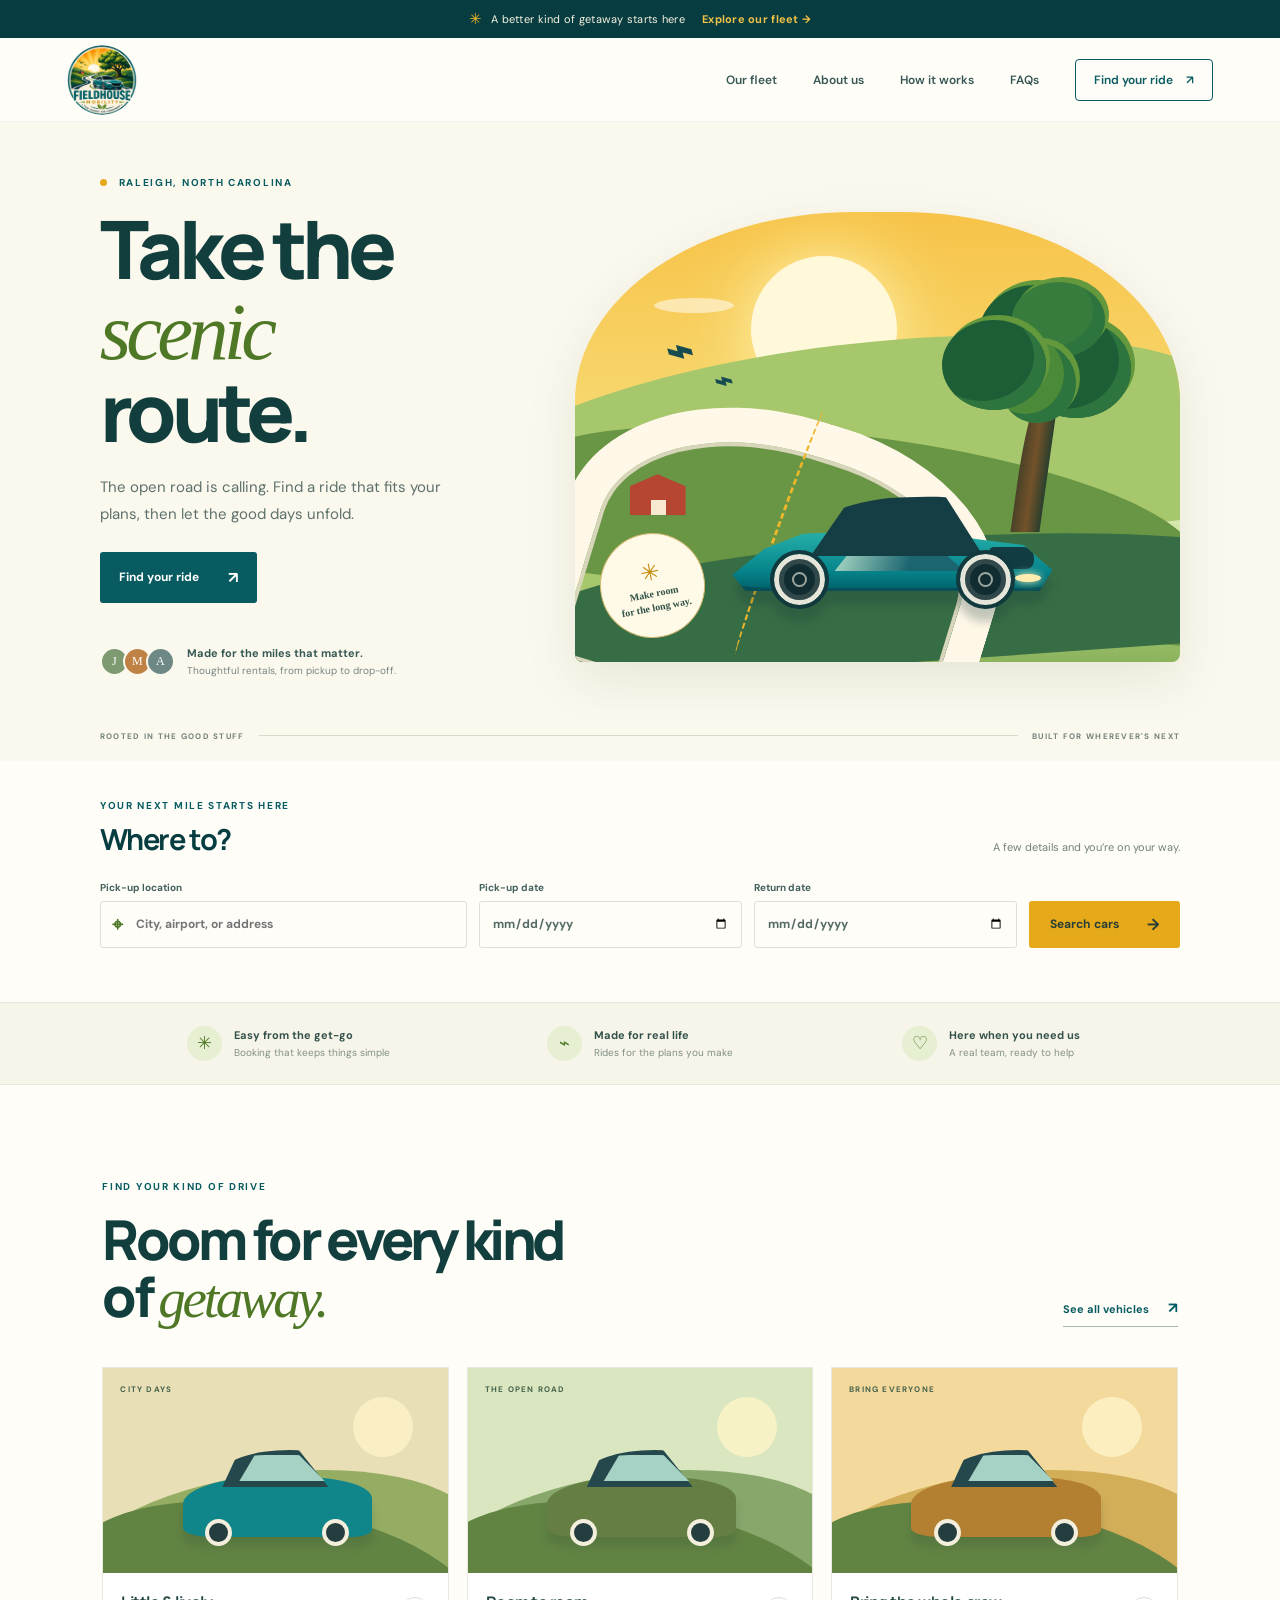
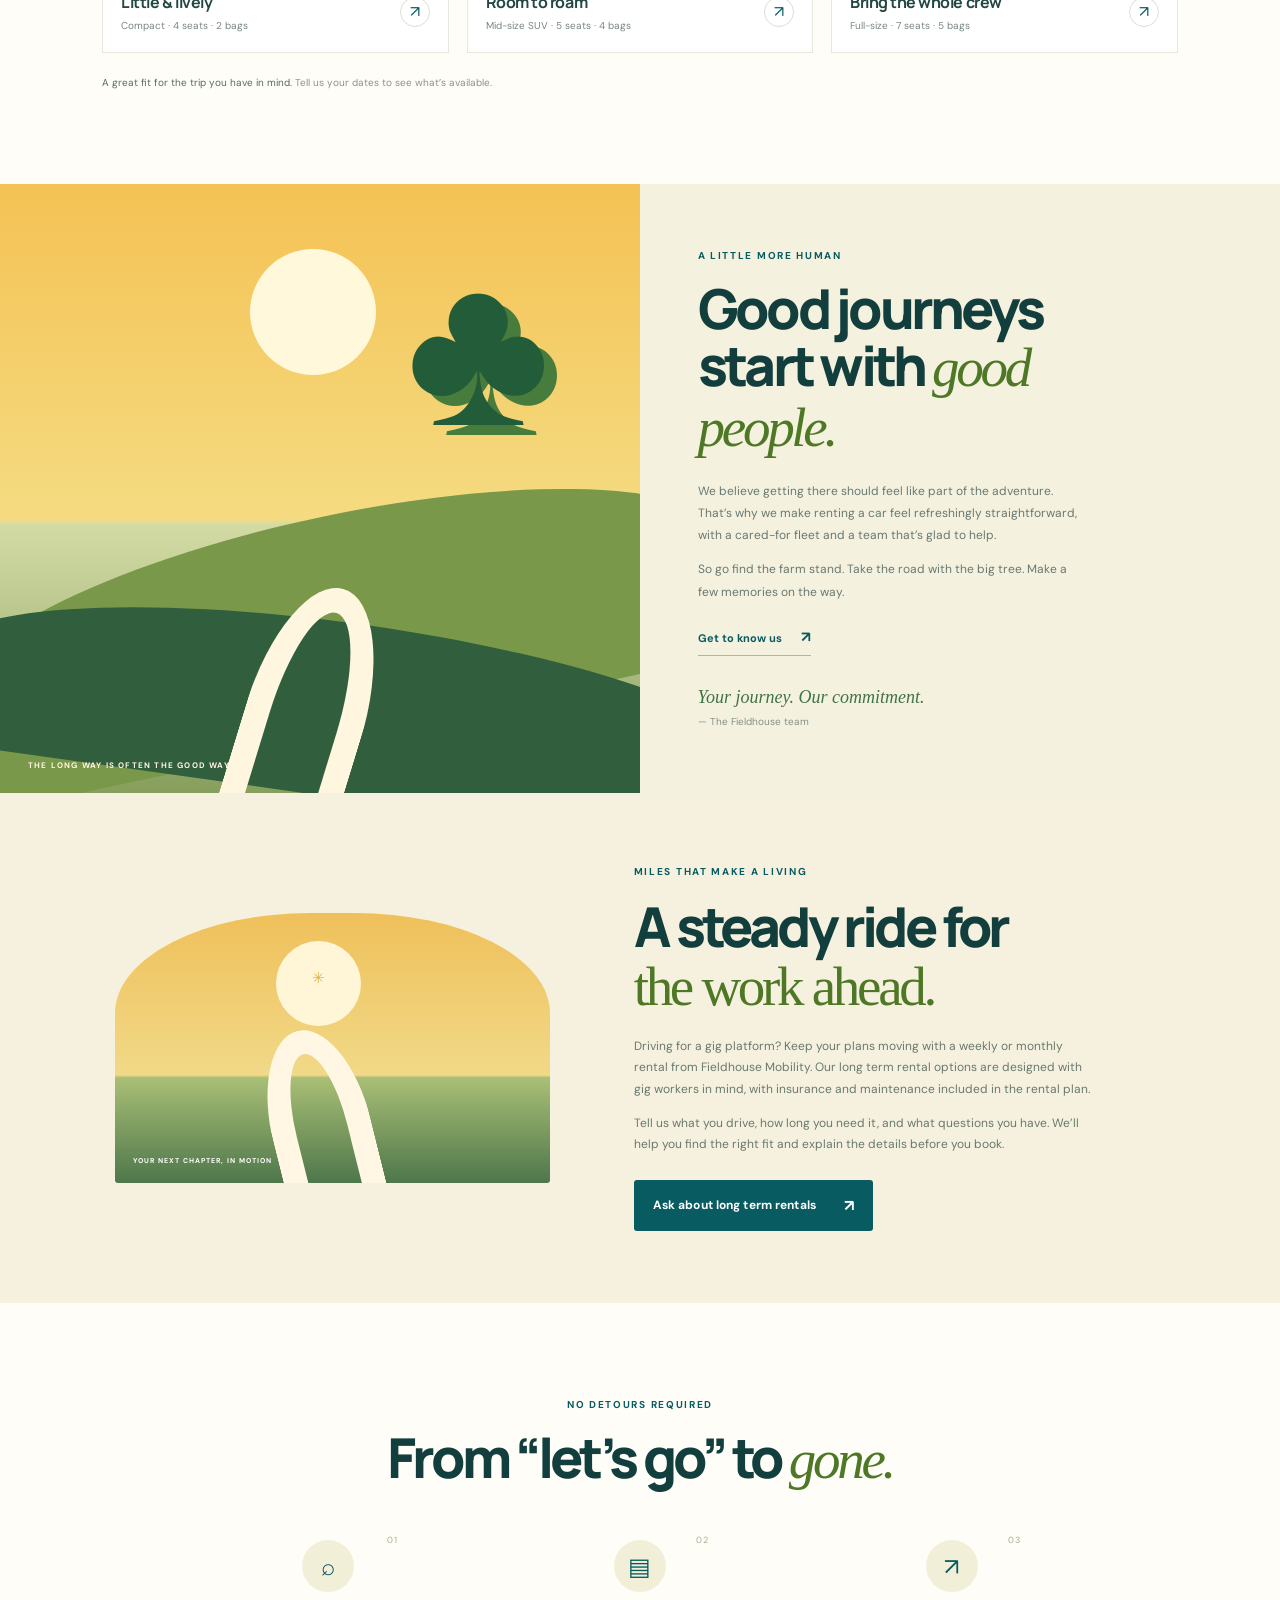
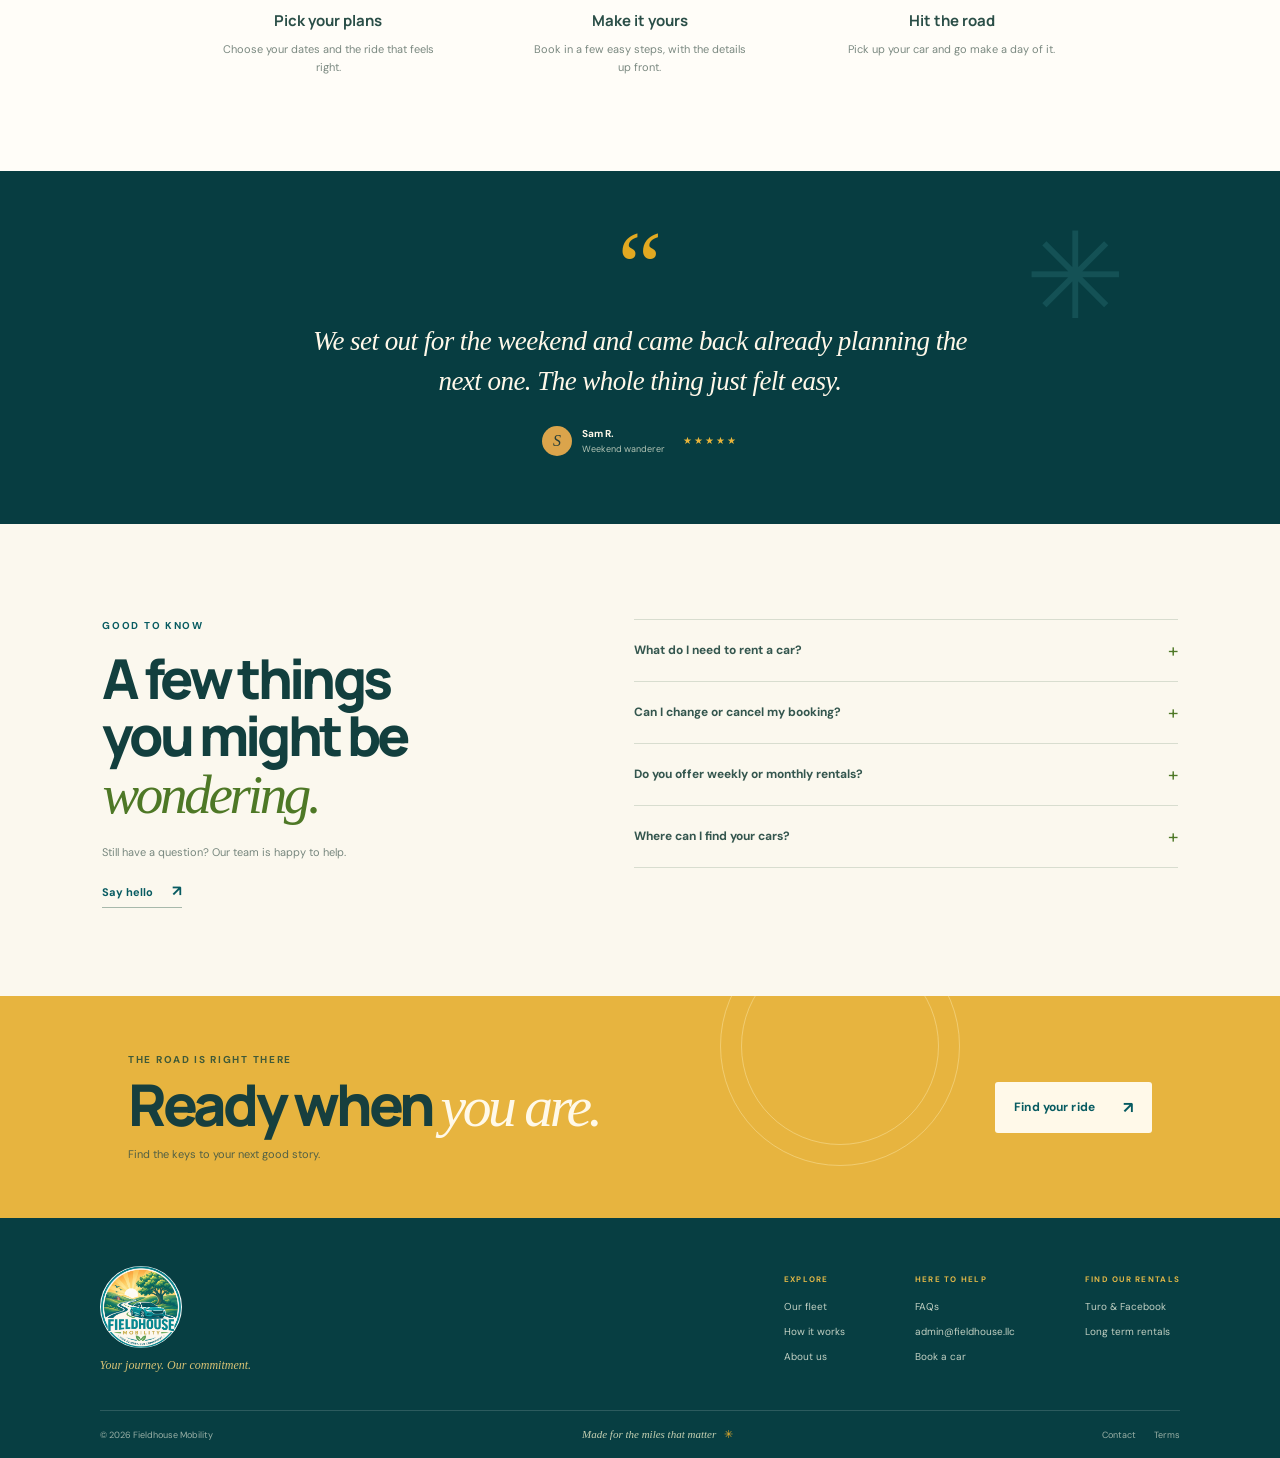
<file: index.html>
<!doctype html>
<html lang="en">
<head>
  <meta charset="utf-8" />
  <meta name="viewport" content="width=device-width, initial-scale=1" />
  <meta name="theme-color" content="#075b61" />
  <meta name="description" content="Explore Raleigh, NC car rentals from Fieldhouse Mobility, a minority woman owned business. Ask about weekly and monthly rentals for gig workers." />
  <link rel="canonical" href="https://www.fieldhouse.llc/" />
  <meta property="og:type" content="website" />
  <meta property="og:url" content="https://www.fieldhouse.llc/" />
  <meta property="og:title" content="Fieldhouse Mobility | Car Rentals for the Road Ahead" />
  <meta property="og:description" content="Thoughtful car rentals, with weekly and monthly options for gig workers. Your journey. Our commitment." />
  <meta property="og:image" content="fieldhouse-logo.png" />
  <meta name="twitter:card" content="summary_large_image" />
  <title>Car Rentals &amp; Gig Worker Rentals | Fieldhouse Mobility</title>
  <link rel="preconnect" href="https://fonts.googleapis.com" />
  <link rel="preconnect" href="https://fonts.gstatic.com" crossorigin />
  <link href="https://fonts.googleapis.com/css2?family=DM+Sans:wght@400;500;600;700&family=Manrope:wght@400;500;600;700;800&display=swap" rel="stylesheet" />
  <link rel="stylesheet" href="styles.css" />
  <link rel="stylesheet" href="styles-extra.css" />
</head>
<body>
  <script type="application/ld+json">
  {
    "@context": "https://schema.org",
    "@type": "Organization",
    "name": "Fieldhouse Mobility",
    "url": "https://www.fieldhouse.llc/",
    "email": "admin@fieldhouse.llc",
    "description": "A minority woman owned car rental business serving Raleigh, North Carolina, offering rentals through platforms such as Turo and Facebook, including weekly and monthly rental options for gig workers.",
    "areaServed": {
      "@type": "City",
      "name": "Raleigh",
      "containedInPlace": {
        "@type": "State",
        "name": "North Carolina"
      }
    }
  }
  </script>
  <div class="announcement"><span class="sun-mark">✳</span> A better kind of getaway starts here <a href="#fleet">Explore our fleet <span aria-hidden="true">→</span></a></div>
  <header class="header">
    <a class="brand" href="#top" aria-label="Fieldhouse Mobility home"><img src="fieldhouse-logo.png" alt="Fieldhouse Mobility — Your journey. Our commitment." /></a>
    <button class="menu-toggle" aria-label="Open navigation" aria-expanded="false"><span></span><span></span></button>
    <nav class="nav" aria-label="Main navigation"><a href="#fleet">Our fleet</a><a href="about.html">About us</a><a href="#how">How it works</a><a href="#faq">FAQs</a><a class="nav-cta" href="#book">Find your ride <span>↗</span></a></nav>
  </header>
  <main id="top">
    <section class="hero">
      <div class="hero-copy"><p class="eyebrow"><span></span> RALEIGH, NORTH CAROLINA</p><h1>Take the <em>scenic</em><br />route.</h1><p class="hero-lede">The open road is calling. Find a ride that fits your plans, then let the good days unfold.</p><a class="button button-dark" href="#book">Find your ride <span>↗</span></a><div class="hero-note"><div class="avatars"><i>J</i><i>M</i><i>A</i></div><p><strong>Made for the miles that matter.</strong><br />Thoughtful rentals, from pickup to drop-off.</p></div></div>
      <div class="hero-art" aria-label="Illustration of a winding road through green countryside at sunrise"><div class="sun"></div><div class="cloud cloud-one"></div><div class="hill hill-back"></div><div class="hill hill-mid"></div><div class="hill hill-front"></div><div class="road"></div><div class="road-line"></div><div class="tree"><span class="trunk"></span><i></i><b></b><em></em></div><div class="barn"><span></span></div><div class="bird bird-a">⌁</div><div class="bird bird-b">⌁</div><div class="car"><div class="car-roof"></div><div class="car-body"><div class="window"></div><div class="grille"></div><i class="headlight"></i></div><div class="wheel wheel-a"></div><div class="wheel wheel-b"></div></div><div class="art-stamp"><span>✳</span><b>Make room<br />for the long way.</b></div></div>
      <div class="hero-bottom"><span>ROOTED IN THE GOOD STUFF</span><span class="bottom-line"></span><span>BUILT FOR WHEREVER'S NEXT</span></div>
    </section>
    <section class="booking" id="book"><div class="booking-heading"><div><p class="eyebrow">YOUR NEXT MILE STARTS HERE</p><h2>Where to?</h2></div><p>A few details and you’re on your way.</p></div><form class="booking-form" id="booking-form"><label class="field location-field"><span>Pick-up location</span><span class="input-wrap"><span class="pin">⌖</span><input name="location" placeholder="City, airport, or address" required /></span></label><label class="field"><span>Pick-up date</span><input name="pickup" type="date" required /></label><label class="field"><span>Return date</span><input name="return" type="date" required /></label><button class="button button-gold" type="submit">Search cars <span>→</span></button></form><p class="form-message" aria-live="polite"></p></section>
    <section class="trust-row"><div><span class="trust-icon">✳</span><p><b>Easy from the get-go</b><small>Booking that keeps things simple</small></p></div><div><span class="trust-icon">⌁</span><p><b>Made for real life</b><small>Rides for the plans you make</small></p></div><div><span class="trust-icon">♡</span><p><b>Here when you need us</b><small>A real team, ready to help</small></p></div></section>
    <section class="fleet section-pad" id="fleet"><div class="section-heading"><div><p class="eyebrow">FIND YOUR KIND OF DRIVE</p><h2>Room for every kind<br />of <em>getaway.</em></h2></div><a class="text-link" href="#book">See all vehicles <span>↗</span></a></div><div class="fleet-grid">
      <article class="vehicle-card"><div class="vehicle-visual compact"><span class="vehicle-tag">CITY DAYS</span><div class="mini-car teal"><i></i><b></b></div><span class="visual-sun"></span></div><div class="vehicle-info"><div><h3>Little &amp; lively</h3><p>Compact · 4 seats · 2 bags</p></div><span class="vehicle-arrow">↗</span></div></article>
      <article class="vehicle-card"><div class="vehicle-visual suv"><span class="vehicle-tag">THE OPEN ROAD</span><div class="mini-car green"><i></i><b></b></div><span class="visual-sun"></span></div><div class="vehicle-info"><div><h3>Room to roam</h3><p>Mid-size SUV · 5 seats · 4 bags</p></div><span class="vehicle-arrow">↗</span></div></article>
      <article class="vehicle-card"><div class="vehicle-visual family"><span class="vehicle-tag">BRING EVERYONE</span><div class="mini-car gold"><i></i><b></b></div><span class="visual-sun"></span></div><div class="vehicle-info"><div><h3>Bring the whole crew</h3><p>Full-size · 7 seats · 5 bags</p></div><span class="vehicle-arrow">↗</span></div></article>
    </div><p class="fleet-note">A great fit for the trip you have in mind. <span>Tell us your dates to see what’s available.</span></p></section>
    <section class="story" id="story"><div class="story-art"><div class="story-sun"></div><div class="story-hill hill-one"></div><div class="story-hill hill-two"></div><div class="story-path"></div><div class="story-tree">♣</div><span class="story-caption">THE LONG WAY IS OFTEN THE GOOD WAY.</span></div><div class="story-copy"><p class="eyebrow">A LITTLE MORE HUMAN</p><h2>Good journeys<br />start with <em>good people.</em></h2><p>We believe getting there should feel like part of the adventure. That’s why we make renting a car feel refreshingly straightforward, with a cared-for fleet and a team that’s glad to help.</p><p>So go find the farm stand. Take the road with the big tree. Make a few memories on the way.</p><a class="text-link" href="about.html">Get to know us <span>↗</span></a><div class="signature">Your journey. Our commitment.<span>— The Fieldhouse team</span></div></div></section>
    <section class="longterm"><div class="longterm-art"><span class="longterm-sun">✳</span><div class="longterm-road"></div><span class="longterm-label">YOUR NEXT CHAPTER, IN MOTION</span></div><div class="longterm-copy"><p class="eyebrow">MILES THAT MAKE A LIVING</p><h2>A steady ride for<br /><em>the work ahead.</em></h2><p>Driving for a gig platform? Keep your plans moving with a weekly or monthly rental from Fieldhouse Mobility. Our long term rental options are designed with gig workers in mind, with insurance and maintenance included in the rental plan.</p><p>Tell us what you drive, how long you need it, and what questions you have. We’ll help you find the right fit and explain the details before you book.</p><a class="button button-dark" href="about.html#contact">Ask about long term rentals <span>↗</span></a></div></section>
    <section class="how section-pad" id="how"><div class="how-heading"><p class="eyebrow">NO DETOURS REQUIRED</p><h2>From “let’s go” to <em>gone.</em></h2></div><div class="steps"><article><span class="step-number">01</span><div class="step-icon">⌕</div><h3>Pick your plans</h3><p>Choose your dates and the ride that feels right.</p></article><article><span class="step-number">02</span><div class="step-icon">▤</div><h3>Make it yours</h3><p>Book in a few easy steps, with the details up front.</p></article><article><span class="step-number">03</span><div class="step-icon">↗</div><h3>Hit the road</h3><p>Pick up your car and go make a day of it.</p></article></div></section>
    <section class="quote"><span class="quote-mark">“</span><blockquote>We set out for the weekend and came back already planning the next one. The whole thing just felt easy.</blockquote><div class="quote-by"><span class="quote-avatar">S</span><span><b>Sam R.</b><small>Weekend wanderer</small></span><span class="stars">★★★★★</span></div><div class="quote-flower">✳</div></section>
    <section class="faq section-pad" id="faq"><div class="faq-title"><p class="eyebrow">GOOD TO KNOW</p><h2>A few things<br />you might be <em>wondering.</em></h2><p>Still have a question? Our team is happy to help.</p><a class="text-link" href="mailto:admin@fieldhouse.llc">Say hello <span>↗</span></a></div><div class="faq-list"><details><summary>What do I need to rent a car?<span>+</span></summary><p>A valid driver’s license, a payment card, and a little sense of adventure. Age and eligibility requirements may vary by vehicle and location, so check your booking details before you go.</p></details><details><summary>Can I change or cancel my booking?<span>+</span></summary><p>Plans can change. Your booking confirmation includes the change and cancellation terms for your reservation. Reach out to our team if you need a hand.</p></details><details><summary>Do you offer weekly or monthly rentals?<span>+</span></summary><p>Yes. We offer long term rental options for gig workers by the week or month. Insurance and maintenance are included in the rental plan. Contact us for availability and details.</p></details><details><summary>Where can I find your cars?<span>+</span></summary><p>We rent through platforms such as Turo and Facebook. Contact us if you need help finding an available vehicle.</p></details></div></section>
    <section class="cta-banner"><div><p class="eyebrow">THE ROAD IS RIGHT THERE</p><h2>Ready when <em>you are.</em></h2><p>Find the keys to your next good story.</p></div><a class="button button-light" href="#book">Find your ride <span>↗</span></a><span class="cta-sun"></span></section>
  </main>
  <footer class="footer"><div class="footer-main"><a class="footer-brand" href="#top"><img src="fieldhouse-logo.png" alt="Fieldhouse Mobility" /><span>Your journey. Our commitment.</span></a><div class="footer-links"><div><b>EXPLORE</b><a href="#fleet">Our fleet</a><a href="#how">How it works</a><a href="about.html">About us</a></div><div><b>HERE TO HELP</b><a href="#faq">FAQs</a><a href="mailto:admin@fieldhouse.llc">admin@fieldhouse.llc</a><a href="#book">Book a car</a></div><div><b>FIND OUR RENTALS</b><a href="about.html#rentals">Turo &amp; Facebook</a><a href="about.html#contact">Long term rentals</a></div></div></div><div class="footer-bottom"><span>© 2026 Fieldhouse Mobility</span><span>Made for the miles that matter <i>✳</i></span><div><a href="about.html#contact">Contact</a><a href="#top">Terms</a></div></div></footer>
  <script src="script.js"></script>
</body>
</html>
</file>
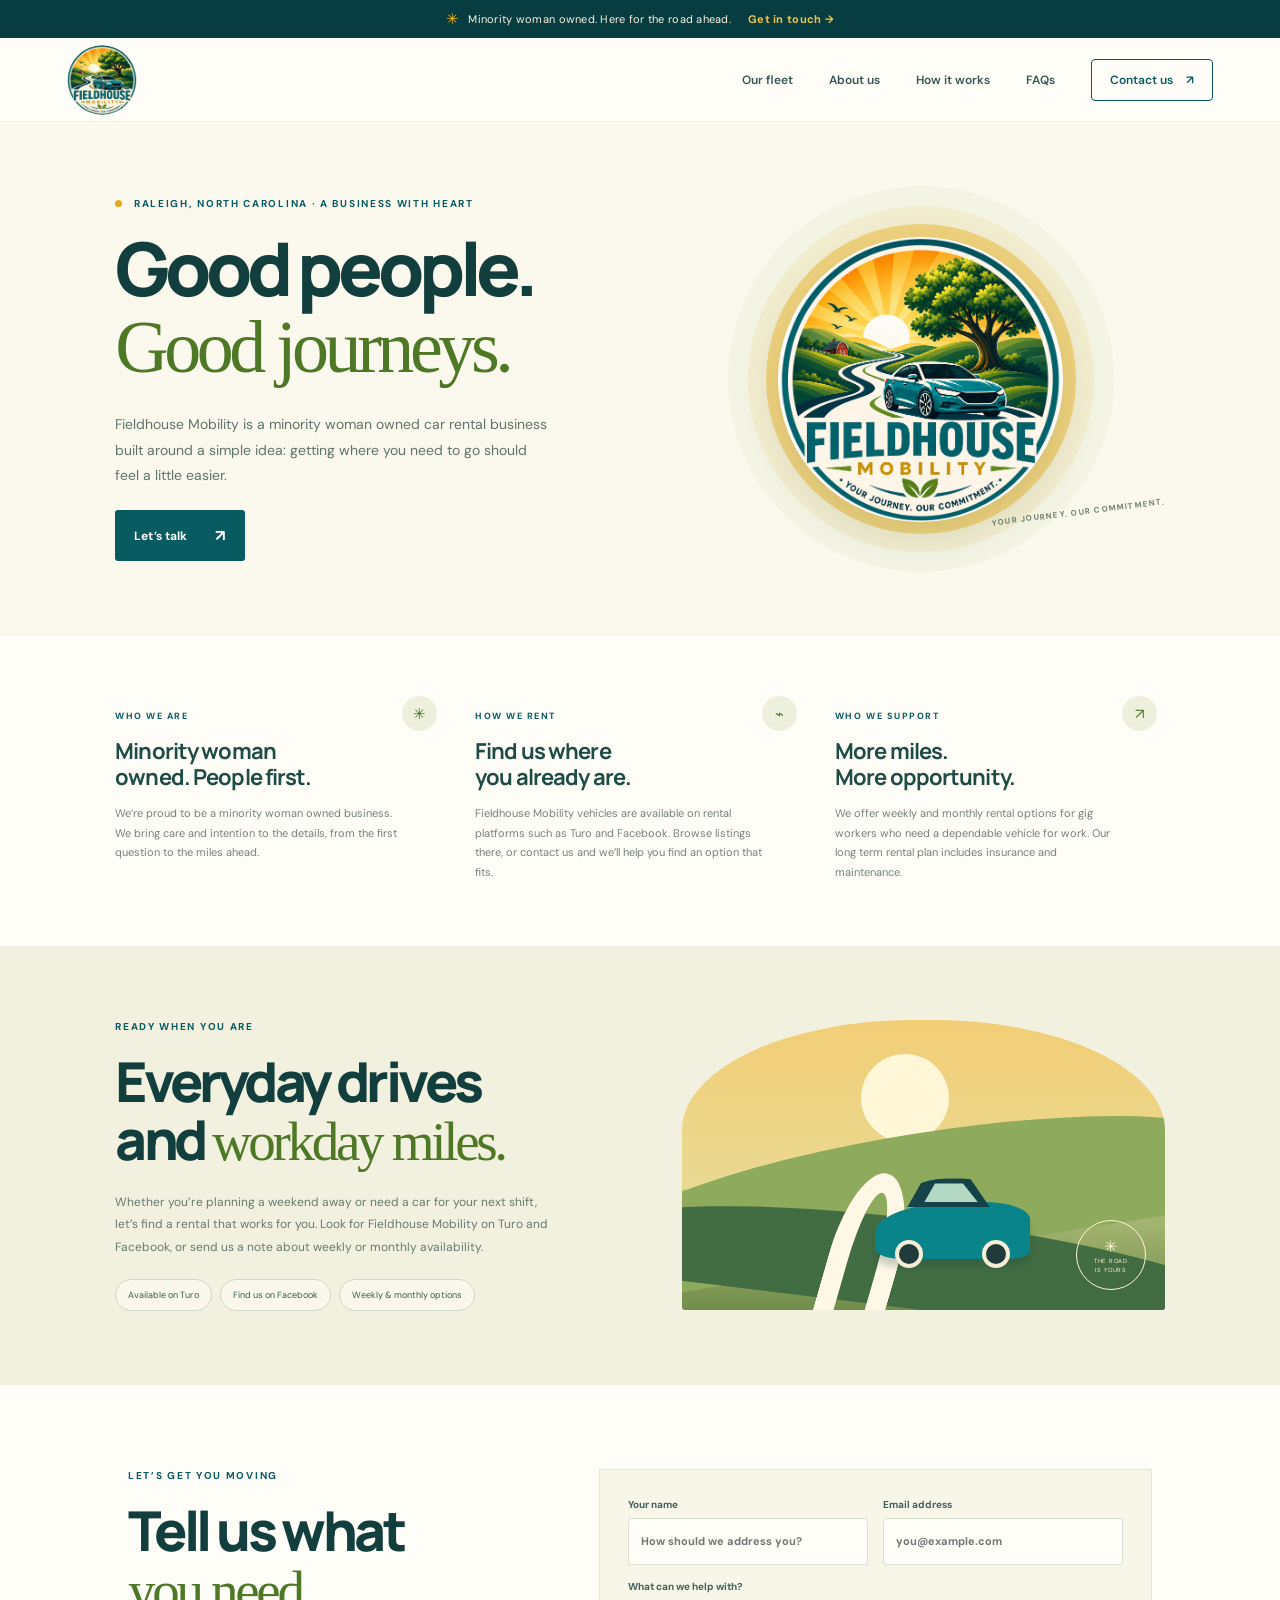
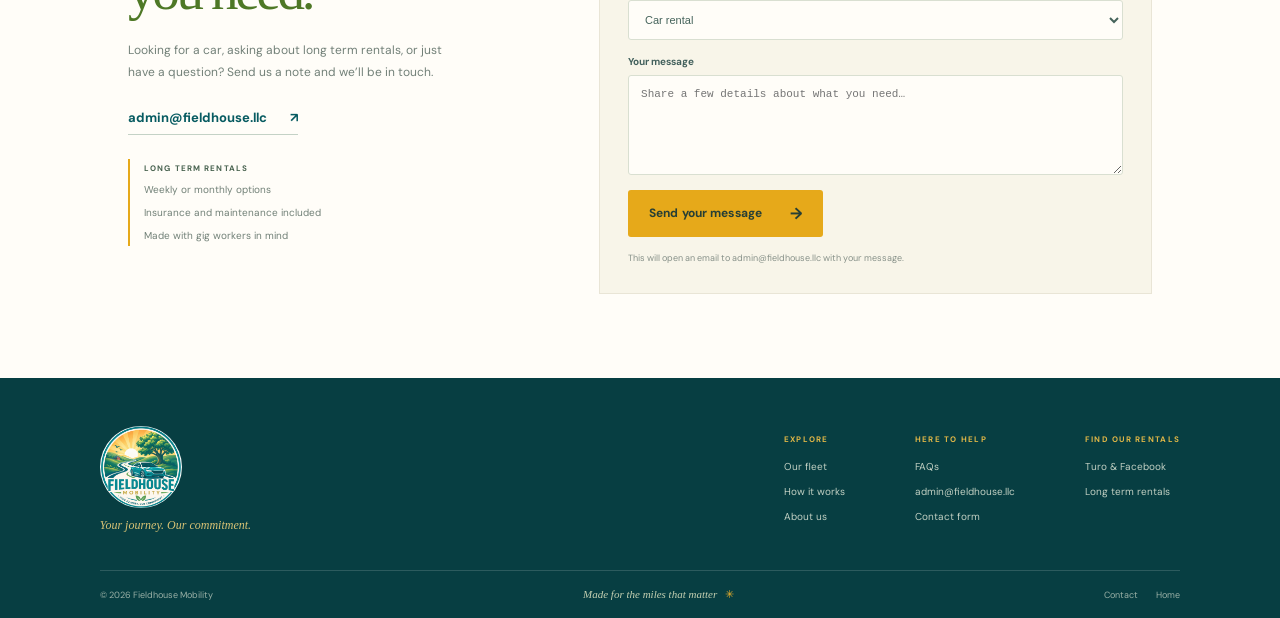
<file: about.html>
<!doctype html>
<html lang="en">
<head>
  <meta charset="utf-8" />
  <meta name="viewport" content="width=device-width, initial-scale=1" />
  <meta name="theme-color" content="#075b61" />
  <meta name="description" content="Meet Fieldhouse Mobility, a minority woman owned car rental business in Raleigh, North Carolina. Ask about weekly and monthly rentals for gig workers." />
  <link rel="canonical" href="https://www.fieldhouse.llc/about.html" />
  <meta property="og:type" content="website" />
  <meta property="og:url" content="https://www.fieldhouse.llc/about.html" />
  <meta property="og:title" content="About Fieldhouse Mobility | Minority Woman Owned Car Rental Business" />
  <meta property="og:description" content="Get to know Fieldhouse Mobility. Browse rentals on Turo and Facebook, or ask about weekly and monthly rentals for gig workers." />
  <meta property="og:image" content="fieldhouse-logo.png" />
  <meta name="twitter:card" content="summary_large_image" />
  <title>About Us | Fieldhouse Mobility Car Rentals</title>
  <link rel="preconnect" href="https://fonts.googleapis.com" />
  <link rel="preconnect" href="https://fonts.gstatic.com" crossorigin />
  <link href="https://fonts.googleapis.com/css2?family=DM+Sans:wght@400;500;600;700&family=Manrope:wght@400;500;600;700;800&display=swap" rel="stylesheet" />
  <link rel="stylesheet" href="styles.css" />
  <link rel="stylesheet" href="styles-extra.css" />
</head>
<body>
  <script type="application/ld+json">
  {
    "@context": "https://schema.org",
    "@type": "Organization",
    "name": "Fieldhouse Mobility",
    "url": "https://www.fieldhouse.llc/",
    "email": "admin@fieldhouse.llc",
    "description": "A minority woman owned car rental business serving Raleigh, North Carolina, offering rentals through platforms such as Turo and Facebook, including weekly and monthly rental options for gig workers.",
    "areaServed": {
      "@type": "City",
      "name": "Raleigh",
      "containedInPlace": {
        "@type": "State",
        "name": "North Carolina"
      }
    }
  }
  </script>
  <div class="announcement"><span class="sun-mark">✳</span> Minority woman owned. Here for the road ahead. <a href="#contact">Get in touch <span aria-hidden="true">→</span></a></div>
  <header class="header">
    <a class="brand" href="index.html" aria-label="Fieldhouse Mobility home"><img src="fieldhouse-logo.png" alt="Fieldhouse Mobility — Your journey. Our commitment." /></a>
    <button class="menu-toggle" aria-label="Open navigation" aria-expanded="false"><span></span><span></span></button>
    <nav class="nav" aria-label="Main navigation"><a href="index.html#fleet">Our fleet</a><a href="about.html" aria-current="page">About us</a><a href="index.html#how">How it works</a><a href="index.html#faq">FAQs</a><a class="nav-cta" href="#contact">Contact us <span>↗</span></a></nav>
  </header>
  <main id="top">
    <section class="about-hero"><div class="about-hero-copy"><p class="eyebrow"><span></span> RALEIGH, NORTH CAROLINA · A BUSINESS WITH HEART</p><h1>Good people.<br /><em>Good journeys.</em></h1><p>Fieldhouse Mobility is a minority woman owned car rental business built around a simple idea: getting where you need to go should feel a little easier.</p><a class="button button-dark" href="#contact">Let’s talk <span>↗</span></a></div><div class="about-hero-art"><img src="fieldhouse-logo.png" alt="Fieldhouse Mobility countryside badge logo" /><span class="about-orbit">YOUR JOURNEY. OUR COMMITMENT.</span></div></section>
    <section class="about-values"><article><span class="value-icon">✳</span><p class="eyebrow">WHO WE ARE</p><h2>Minority woman<br />owned. People first.</h2><p>We’re proud to be a minority woman owned business. We bring care and intention to the details, from the first question to the miles ahead.</p></article><article><span class="value-icon">⌁</span><p class="eyebrow">HOW WE RENT</p><h2>Find us where<br />you already are.</h2><p>Fieldhouse Mobility vehicles are available on rental platforms such as Turo and Facebook. Browse listings there, or contact us and we’ll help you find an option that fits.</p></article><article><span class="value-icon">↗</span><p class="eyebrow">WHO WE SUPPORT</p><h2>More miles.<br />More opportunity.</h2><p>We offer weekly and monthly rental options for gig workers who need a dependable vehicle for work. Our long term rental plan includes insurance and maintenance.</p></article></section>
    <section class="about-platforms" id="rentals"><div><p class="eyebrow">READY WHEN YOU ARE</p><h2>Everyday drives<br />and <em>workday miles.</em></h2><p>Whether you’re planning a weekend away or need a car for your next shift, let’s find a rental that works for you. Look for Fieldhouse Mobility on Turo and Facebook, or send us a note about weekly or monthly availability.</p><div class="platform-pills"><span>Available on Turo</span><span>Find us on Facebook</span><span>Weekly &amp; monthly options</span></div></div><div class="platform-art"><div class="platform-sun"></div><div class="platform-hill one"></div><div class="platform-hill two"></div><div class="platform-road"></div><div class="platform-car"><span></span><i></i><b></b></div><span class="platform-seal">✳<small>THE ROAD<br />IS YOURS</small></span></div></section>
    <section class="contact-section" id="contact"><div class="contact-copy"><p class="eyebrow">LET’S GET YOU MOVING</p><h2>Tell us what<br /><em>you need.</em></h2><p>Looking for a car, asking about long term rentals, or just have a question? Send us a note and we’ll be in touch.</p><a class="contact-email" href="mailto:admin@fieldhouse.llc">admin@fieldhouse.llc <span>↗</span></a><div class="contact-includes"><b>LONG TERM RENTALS</b><span>Weekly or monthly options</span><span>Insurance and maintenance included</span><span>Made with gig workers in mind</span></div></div><form class="contact-form" id="contact-form"><label class="field"><span>Your name</span><input name="name" autocomplete="name" placeholder="How should we address you?" required /></label><label class="field"><span>Email address</span><input name="email" type="email" autocomplete="email" placeholder="you@example.com" required /></label><label class="field"><span>What can we help with?</span><select name="topic"><option>Car rental</option><option>Weekly or monthly rental</option><option>Gig worker rental</option><option>Something else</option></select></label><label class="field"><span>Your message</span><textarea name="message" rows="4" placeholder="Share a few details about what you need…" required></textarea></label><button class="button button-gold" type="submit">Send your message <span>→</span></button><p class="contact-form-note" aria-live="polite">This will open an email to admin@fieldhouse.llc with your message.</p></form></section>
  </main>
  <footer class="footer"><div class="footer-main"><a class="footer-brand" href="index.html"><img src="fieldhouse-logo.png" alt="Fieldhouse Mobility" /><span>Your journey. Our commitment.</span></a><div class="footer-links"><div><b>EXPLORE</b><a href="index.html#fleet">Our fleet</a><a href="index.html#how">How it works</a><a href="about.html">About us</a></div><div><b>HERE TO HELP</b><a href="index.html#faq">FAQs</a><a href="mailto:admin@fieldhouse.llc">admin@fieldhouse.llc</a><a href="#contact">Contact form</a></div><div><b>FIND OUR RENTALS</b><a href="#rentals">Turo &amp; Facebook</a><a href="#contact">Long term rentals</a></div></div></div><div class="footer-bottom"><span>© 2026 Fieldhouse Mobility</span><span>Made for the miles that matter <i>✳</i></span><div><a href="#contact">Contact</a><a href="index.html">Home</a></div></div></footer>
  <script src="script.js"></script>
</body>
</html>
</file>
<file: styles.css>
:root{--teal:#075b61;--deep:#073d41;--green:#4e7826;--leaf:#8dbb38;--gold:#e6a91a;--cream:#fbf8ee;--paper:#fffdf7;--ink:#193a38;--muted:#71817b;--line:#e5e7d9;--font:'DM Sans',sans-serif;--display:'Manrope',sans-serif}*{box-sizing:border-box}html{scroll-behavior:smooth;scroll-padding-top:90px}body{margin:0;background:var(--paper);color:var(--ink);font-family:var(--font);font-size:15px;-webkit-font-smoothing:antialiased}a{color:inherit;text-decoration:none}button,input{font:inherit}.announcement{min-height:38px;background:var(--deep);color:#f8f2df;display:flex;justify-content:center;align-items:center;gap:9px;font-size:11px;letter-spacing:.025em}.announcement .sun-mark{color:#efb829;font-size:15px}.announcement a{margin-left:8px;color:#f1c247;font-weight:700}.header{height:84px;display:flex;align-items:center;justify-content:space-between;padding:0 max(5.2vw,30px);background:var(--paper);position:sticky;top:0;z-index:20;border-bottom:1px solid rgba(12,75,75,.07)}.brand{display:flex;height:68px;align-items:center}.brand img{width:70px;height:70px;object-fit:cover;object-position:center;border-radius:50%;mix-blend-mode:multiply}.nav{display:flex;align-items:center;gap:36px;font-size:12px;font-weight:600;color:#355654}.nav>a:not(.nav-cta):hover,.footer a:hover{color:#be8508}.nav-cta{border:1px solid var(--teal);color:var(--teal);padding:12px 18px;border-radius:4px;transition:.2s}.nav-cta:hover{background:var(--teal);color:white}.nav-cta span{margin-left:10px}.menu-toggle{display:none}.hero{position:relative;min-height:580px;display:grid;grid-template-columns:44% 56%;padding:54px max(7.8vw,36px) 62px;overflow:hidden;background:var(--cream)}.hero-copy{z-index:2;align-self:center;padding:0 20px 20px 0}.eyebrow{font-size:10px;font-weight:700;letter-spacing:.17em;color:var(--teal);margin:0 0 20px}.eyebrow span{display:inline-block;width:7px;height:7px;border-radius:50%;background:var(--gold);margin-right:8px}.hero h1,.section-heading h2,.story h2,.how h2,.faq h2,.cta-banner h2{font:800 clamp(48px,6.3vw,86px)/.99 var(--display);letter-spacing:-.067em;margin:0;color:#123f3e}.hero h1 em,.section-heading h2 em,.story h2 em,.how h2 em,.faq h2 em,.cta-banner h2 em{font-family:Georgia,serif;font-weight:400;color:var(--green);letter-spacing:-.06em}.hero-lede{color:#5d716c;max-width:350px;font-size:15px;line-height:1.75;margin:23px 0 25px}.button{display:inline-flex;justify-content:center;align-items:center;gap:28px;padding:15px 19px;font-weight:700;font-size:12px;letter-spacing:.01em;border:0;border-radius:3px;cursor:pointer;transition:transform .2s,background .2s}.button:hover{transform:translateY(-2px)}.button-dark{background:var(--teal);color:#fff}.button-dark:hover{background:#034b50}.button span{font-size:16px}.hero-note{display:flex;align-items:center;gap:12px;margin-top:42px}.avatars{display:flex}.avatars i{font-style:normal;font-family:Georgia,serif;border-radius:50%;width:29px;height:29px;display:grid;place-items:center;color:white;background:#a66b37;border:2px solid var(--cream);font-size:12px;margin-left:-6px}.avatars i:first-child{margin:0;background:#7d9a71}.avatars i:nth-child(2){background:#c08144}.avatars i:nth-child(3){background:#6e8985}.hero-note p{font-size:10px;line-height:1.6;margin:0;color:#798782}.hero-note strong{font-size:11px;color:#365954}.hero-art{height:450px;position:relative;align-self:center;border-radius:46% 46% 8px 8px / 42% 42% 8px 8px;overflow:hidden;background:linear-gradient(180deg,#f7c348 0%,#f7d66c 42%,#d9e9b1 68%,#8bb35b 100%);box-shadow:0 18px 50px #657e4b22}.sun{position:absolute;width:146px;height:146px;background:#fff9da;border-radius:50%;top:44px;left:29%;box-shadow:0 0 70px #fff4b0}.cloud{position:absolute;height:15px;width:80px;background:#fff6df;border-radius:50%;opacity:.65}.cloud-one{top:86px;left:13%}.hill{position:absolute;border-radius:50% 50% 0 0}.hill-back{height:215px;width:130%;left:-20%;bottom:102px;background:#a7c76d;transform:rotate(-7deg)}.hill-mid{height:170px;width:115%;left:-12%;bottom:57px;background:#699644;transform:rotate(7deg)}.hill-front{height:123px;width:130%;left:-9%;bottom:0;background:#376d45;transform:rotate(-4deg)}.road{position:absolute;z-index:2;left:-3%;bottom:-53px;width:73%;height:300px;border-radius:50% 45% 0 0;border:35px solid #fff8e8;border-bottom:0;transform:rotate(17deg);box-shadow:inset 0 0 0 4px #d7d5ba}.road-line{position:absolute;z-index:3;left:33%;bottom:0;height:260px;width:10px;border-left:3px dashed #eeb72b;border-radius:50%;transform:rotate(20deg)}.tree{position:absolute;z-index:3;right:8%;bottom:130px;width:190px;height:250px}.trunk{position:absolute;bottom:0;left:80px;width:29px;height:165px;background:linear-gradient(90deg,#4a4227,#73522a,#293f2d);border-radius:80% 35% 0 0;transform:skew(-8deg)}.tree:before,.tree:after,.tree i,.tree b,.tree em{content:'';position:absolute;border-radius:50%;background:#1e5e37;box-shadow:inset -12px -9px 0 #2d743e,4px -5px 0 #64983d}.tree:before{width:112px;height:104px;top:3px;left:36px}.tree:after{width:104px;height:90px;top:38px;left:0}.tree i{width:110px;height:98px;top:38px;right:1px}.tree b{width:93px;height:75px;top:0;right:27px;background:#387c3d}.tree em{width:77px;height:80px;top:61px;left:57px;background:#4a8a38}.barn{position:absolute;z-index:2;bottom:147px;left:9%;width:56px;height:41px;background:#b64632;clip-path:polygon(50% 0,100% 29%,100% 100%,0 100%,0 29%);filter:drop-shadow(0 4px 2px #23483344)}.barn span{position:absolute;background:#f8ead1;width:15px;height:15px;left:21px;bottom:0;border:2px solid #f8ead1}.car{position:absolute;z-index:5;bottom:57px;left:26%;width:320px;height:110px;filter:drop-shadow(0 13px 5px #173a3544)}.car-body{position:absolute;bottom:11px;width:100%;height:65px;border-radius:48% 23% 14% 16%;background:linear-gradient(180deg,#28b3ac,#07858c 70%,#00656e);border-bottom:6px solid #07505a;clip-path:polygon(10% 30%,22% 7%,58% 0,76% 15%,91% 24%,100% 63%,96% 95%,4% 95%,0 70%)}.car-roof{position:absolute;z-index:1;width:173px;height:60px;left:78px;top:1px;background:#143d44;border-radius:80% 40% 0 0;clip-path:polygon(23% 4%,78% 0,100% 100%,0 100%)}.window{position:absolute;z-index:2;top:9px;left:102px;width:137px;height:33px;background:linear-gradient(110deg,#b7e4cd,#1b6570 57%);clip-path:polygon(19% 0,68% 0,95% 100%,0 100%)}.grille{position:absolute;z-index:3;right:18px;bottom:19px;width:45px;height:22px;background:#103c42;border-radius:5px 10px 8px 5px}.headlight{position:absolute;z-index:3;right:11px;top:45px;width:26px;height:8px;background:#ffedb0;border-radius:50%;box-shadow:0 0 9px #fff8bf}.wheel{position:absolute;z-index:4;bottom:0;width:51px;height:51px;background:#122d32;border:5px solid #e6e5da;outline:4px solid #123a3e;border-radius:50%;box-shadow:inset 0 0 0 5px #30484a}.wheel:after{content:'';position:absolute;inset:13px;border:2px solid #9ba69e;border-radius:50%}.wheel-a{left:42px}.wheel-b{right:41px}.art-stamp{position:absolute;z-index:4;left:25px;bottom:24px;width:105px;height:105px;border-radius:50%;background:#fff9e8;border:1px solid #d3b86d;display:flex;align-items:center;justify-content:center;flex-direction:column;text-align:center;transform:rotate(-11deg);color:#305247}.art-stamp span{font-size:23px;color:#c58e10}.art-stamp b{font:600 10px/1.35 Georgia,serif}.bird{position:absolute;z-index:2;color:#164b50;font-size:44px;font-weight:bold;transform:rotate(-15deg)}.bird-a{top:110px;left:15%}.bird-b{top:149px;left:23%;font-size:30px}.hero-bottom{position:absolute;bottom:20px;left:7.8%;right:7.8%;display:flex;gap:14px;align-items:center;color:#728278;font-size:8px;letter-spacing:.16em;font-weight:700}.bottom-line{height:1px;background:#d7dbca;flex:1}.booking{padding:38px max(7.8vw,36px) 30px;background:#fffdf8;border-bottom:1px solid var(--line)}.booking-heading{display:flex;align-items:end;justify-content:space-between;margin-bottom:22px}.booking-heading .eyebrow{margin-bottom:7px}.booking-heading h2{font:700 29px var(--display);letter-spacing:-.05em;margin:0;color:var(--deep)}.booking-heading>p{font-size:11px;color:var(--muted);margin:0 0 5px}.booking-form{display:grid;grid-template-columns:1.4fr 1fr 1fr auto;align-items:end;gap:12px}.field{display:flex;flex-direction:column;gap:7px;font-size:10px;font-weight:700;color:#42605c}.field input{height:47px;border:1px solid #dce1d3;border-radius:3px;padding:0 12px;background:transparent;color:#536b64;font-size:12px;min-width:0;outline-color:var(--teal)}.location-field .input-wrap{position:relative}.input-wrap input{width:100%;padding-left:35px}.pin{position:absolute;z-index:1;left:12px;top:11px;font-size:19px;color:var(--green)}.button-gold{background:var(--gold);height:47px;color:#273f35;padding:0 21px}.button-gold:hover{background:#f0ba32}.form-message{font-size:12px;color:var(--teal);margin:9px 0 0;min-height:15px}.trust-row{padding:23px max(10vw,40px);display:grid;grid-template-columns:repeat(3,1fr);gap:30px;border-bottom:1px solid var(--line);background:#f7f5e9}.trust-row>div{display:flex;align-items:center;justify-content:center;gap:12px}.trust-icon{width:35px;height:35px;display:grid;place-items:center;border-radius:50%;background:#e7efd3;color:var(--green);font-size:18px}.trust-row p{margin:0;display:grid;gap:4px}.trust-row b{font-size:11px;color:#33524b}.trust-row small{font-size:10px;color:#829088}.section-pad{padding:95px max(8vw,40px)}.section-heading{display:flex;align-items:end;justify-content:space-between;margin-bottom:40px}.section-heading .eyebrow,.story .eyebrow,.how .eyebrow,.faq .eyebrow{margin-bottom:18px}.section-heading h2,.story h2,.how h2,.faq h2{font-size:clamp(38px,4.3vw,56px);line-height:1.04}.text-link{font-size:11px;color:var(--teal);font-weight:700;border-bottom:1px solid #a7b9ab;padding:0 0 8px}.text-link span{font-size:15px;margin-left:16px}.fleet-grid{display:grid;grid-template-columns:repeat(3,1fr);gap:18px}.vehicle-card{background:#fff;border:1px solid #e9e8dc;transition:transform .2s,box-shadow .2s}.vehicle-card:hover{transform:translateY(-4px);box-shadow:0 12px 30px #183e3212}.vehicle-visual{height:205px;position:relative;overflow:hidden}.vehicle-visual:before,.vehicle-visual:after{content:'';position:absolute;bottom:-70px;width:120%;height:170px;left:-10%;border-radius:50% 50% 0 0;background:#88a955;transform:rotate(-7deg)}.vehicle-visual:after{bottom:-103px;background:#628443;transform:rotate(9deg)}.compact{background:#e9dfb6}.suv{background:#d9e6bf}.family{background:#f3d99b}.compact:before{background:#95ad63}.suv:before{background:#88a76b}.family:before{background:#d2ae58}.vehicle-tag{position:absolute;z-index:3;left:17px;top:16px;font-size:8px;letter-spacing:.15em;font-weight:700;color:#45624c}.visual-sun{position:absolute;top:29px;right:35px;width:60px;height:60px;border-radius:50%;background:#fff4c9;opacity:.8}.mini-car{position:absolute;z-index:4;bottom:36px;left:23%;width:55%;height:60px;border-radius:45% 36% 12% 15%;box-shadow:0 10px 8px #29473530}.mini-car:before{content:'';position:absolute;left:21%;top:-27px;width:56%;height:37px;background:#24484b;border-radius:80% 45% 0 0;clip-path:polygon(16% 0,72% 0,100% 100%,0 100%)}.mini-car:after{content:'';position:absolute;left:30%;top:-22px;width:45%;height:26px;background:#a5d2c5;border-radius:30% 35% 0 0;clip-path:polygon(18% 0,70% 0,100% 100%,0 100%)}.mini-car.teal{background:#10858a}.mini-car.green{background:#657e43}.mini-car.gold{background:#b28030}.mini-car i,.mini-car b{position:absolute;z-index:2;bottom:-9px;width:27px;height:27px;border:4px solid #f4efdc;background:#243d3e;border-radius:50%}.mini-car i{left:12%}.mini-car b{right:12%}.vehicle-info{display:flex;align-items:center;justify-content:space-between;padding:18px 18px 20px}.vehicle-info h3{margin:0 0 6px;font:700 16px var(--display);letter-spacing:-.03em;color:#234743}.vehicle-info p{margin:0;color:#78877e;font-size:10px}.vehicle-arrow{font-size:16px;color:var(--teal);border:1px solid #d8e0d4;border-radius:50%;width:30px;height:30px;display:grid;place-items:center}.fleet-note{font-size:10px;color:#536b63;margin:23px 0 0}.fleet-note span{color:#88948a}.story{display:grid;grid-template-columns:1fr 1fr;min-height:460px;background:#f5f1df}.story-art{position:relative;overflow:hidden;min-height:440px;background:linear-gradient(180deg,#f4c254,#f5db81 55%,#d3dba5 56%,#879e5d)}.story-sun{position:absolute;top:65px;left:39%;width:126px;height:126px;border-radius:50%;background:#fff8db}.story-hill{position:absolute;border-radius:50% 50% 0 0}.hill-one{width:125%;height:220px;left:-9%;bottom:58px;background:#799849;transform:rotate(-12deg)}.hill-two{width:130%;height:175px;left:-10%;bottom:-6px;background:#315f3e;transform:rotate(8deg)}.story-path{position:absolute;left:38%;bottom:-70px;width:120px;height:280px;border:25px solid #fff6df;border-bottom:0;border-radius:50% 50% 0 0;transform:rotate(17deg)}.story-tree{position:absolute;right:14%;top:56px;font-size:220px;line-height:1;color:#225c39;text-shadow:13px 10px 0 #477c3d}.story-caption{position:absolute;bottom:23px;left:28px;z-index:2;color:#fff7e3;font-size:8px;letter-spacing:.15em;font-weight:700}.story-copy{align-self:center;max-width:520px;padding:65px 9%}.story-copy h2{margin:0 0 24px}.story-copy>p:not(.eyebrow){font-size:12px;line-height:1.85;color:#687972;max-width:390px}.story-copy .text-link{display:inline-block;margin-top:12px}.signature{margin-top:31px;color:#417346;font:italic 18px Georgia,serif}.signature span{display:block;margin-top:7px;font:10px var(--font);color:#849189}.how{text-align:center;background:#fffdf8}.how h2{margin-bottom:52px}.steps{display:grid;grid-template-columns:repeat(3,1fr);gap:35px;max-width:900px;margin:auto}.steps article{position:relative;padding:0 22px}.step-number{position:absolute;top:-6px;right:25%;font-size:9px;letter-spacing:.1em;color:#a6b18d}.step-icon{margin:0 auto 18px;width:52px;height:52px;border-radius:50%;display:grid;place-items:center;background:#f2efd9;color:var(--teal);font-size:24px}.steps h3{font:700 15px var(--display);color:#2a4e47;margin:0 0 9px}.steps p{font-size:11px;color:#7b8981;line-height:1.65;max-width:220px;margin:auto}.quote{position:relative;overflow:hidden;background:var(--deep);color:#fff8e9;text-align:center;padding:73px 20px 68px}.quote-mark{font:100px/45px Georgia,serif;color:#e2a921}.quote blockquote{max-width:700px;margin:17px auto 25px;font:italic 27px/1.45 Georgia,serif;letter-spacing:-.02em}.quote-by{display:flex;justify-content:center;align-items:center;gap:10px;text-align:left}.quote-avatar{width:30px;height:30px;border-radius:50%;display:grid;place-items:center;background:#dba44b;color:#283e37;font:italic 16px Georgia}.quote-by b,.quote-by small{display:block}.quote-by b{font-size:10px}.quote-by small{font-size:9px;color:#b3c4b5;margin-top:3px}.stars{color:#e9b53b;font-size:10px;letter-spacing:2px;margin-left:8px}.quote-flower{position:absolute;right:12%;top:28px;font-size:120px;color:#21656a;opacity:.5}.faq{display:grid;grid-template-columns:.9fr 1.1fr;gap:8%;background:var(--cream)}.faq-title>p:not(.eyebrow){font-size:11px;color:#77877e;margin:22px 0}.faq-list details{border-bottom:1px solid #d8ddcf;padding:18px 0}.faq-list details:first-child{border-top:1px solid #d8ddcf}.faq-list summary{cursor:pointer;list-style:none;display:flex;justify-content:space-between;align-items:center;font-size:12px;font-weight:700;color:#34564e}.faq-list summary::-webkit-details-marker{display:none}.faq-list summary span{font-size:19px;font-weight:400;color:var(--green);transition:transform .2s}.faq-list details[open] summary span{transform:rotate(45deg)}.faq-list details p{font-size:11px;line-height:1.8;color:#728078;max-width:600px;padding-right:30px;margin:14px 0 0}.cta-banner{position:relative;overflow:hidden;background:#e7b43f;padding:57px max(10vw,44px);display:flex;align-items:center;justify-content:space-between}.cta-banner .eyebrow{color:#405a38;margin-bottom:10px}.cta-banner h2{font-size:clamp(38px,4.5vw,58px);color:#173f3e}.cta-banner h2 em{color:#fff9e9}.cta-banner>div>p:last-child{font-size:11px;color:#526044;margin:12px 0 0}.button-light{position:relative;z-index:2;background:#fff9e9;color:var(--teal)}.button-light:hover{background:white}.cta-sun{position:absolute;width:240px;height:240px;border:1px solid #fff1bc66;border-radius:50%;right:25%;top:-70px}.cta-sun:after{content:'';position:absolute;inset:20px;border:1px solid #fff1bc66;border-radius:50%}.footer{background:#073e42;color:#e9edda;padding:48px max(7.8vw,36px) 0}.footer-main{display:flex;justify-content:space-between;padding-bottom:37px}.footer-brand{display:flex;flex-direction:column;align-items:flex-start;gap:10px}.footer-brand img{width:82px;height:82px;object-fit:cover;border-radius:50%;mix-blend-mode:screen}.footer-brand span{font:italic 12px Georgia,serif;color:#d8c375}.footer-links{display:flex;gap:70px;padding-top:8px}.footer-links>div{display:flex;flex-direction:column;gap:12px;font-size:10px;color:#c2d0c3}.footer-links b{font-size:8px;letter-spacing:.16em;color:#e0b747;margin-bottom:4px}.footer-bottom{border-top:1px solid #ffffff26;padding:17px 0;display:flex;justify-content:space-between;align-items:center;color:#9ab0a6;font-size:9px}.footer-bottom span:nth-child(2){font:italic 11px Georgia,serif;color:#c5d0b2}.footer-bottom i{font-style:normal;color:#e6ad2c;margin-left:5px}.footer-bottom>div{display:flex;gap:18px}.footer-bottom a:hover{color:white}
@media(max-width:850px){.header{padding:0 5vw}.nav{gap:20px}.hero{padding-left:5vw;padding-right:5vw;grid-template-columns:42% 58%}.hero-art{height:390px}.car{transform:scale(.82);transform-origin:left bottom;left:21%}.tree{transform:scale(.8);transform-origin:bottom right;right:2%}.section-pad{padding-left:6vw;padding-right:6vw}.booking{padding-left:6vw;padding-right:6vw}.booking-form{grid-template-columns:1.2fr 1fr 1fr}.booking-form .button{grid-column:3;grid-row:2}.location-field{grid-column:1}.booking-form .field:nth-child(2){grid-column:2}.booking-form .field:nth-child(3){grid-column:1}.story-copy{padding:50px 7%}.footer-links{gap:40px}}@media(max-width:620px){.announcement{font-size:9px;min-height:34px}.header{height:70px}.brand img{width:61px;height:61px}.menu-toggle{display:flex;width:38px;height:38px;border:1px solid #d8e0d5;background:transparent;border-radius:3px;align-items:center;justify-content:center;flex-direction:column;gap:5px}.menu-toggle span{display:block;width:16px;height:1px;background:var(--teal)}.nav{display:none;position:absolute;top:69px;left:0;right:0;background:var(--paper);padding:18px 6vw 23px;box-shadow:0 12px 20px #183e3215;flex-direction:column;align-items:stretch;gap:0}.nav.open{display:flex}.nav>a{padding:13px 0;border-bottom:1px solid var(--line)}.nav .nav-cta{text-align:center;margin-top:13px;border:1px solid var(--teal);padding:13px}.hero{display:flex;flex-direction:column;padding:52px 6vw 45px;gap:28px}.hero-copy{padding:0}.hero h1{font-size:64px}.hero-lede{margin:16px 0 19px;font-size:13px}.hero-note{margin-top:25px}.hero-art{width:100%;height:340px;border-radius:45% 45% 5px 5px / 35% 35% 5px 5px}.sun{width:112px;height:112px;top:43px}.tree{transform:scale(.67);right:-2%;bottom:100px}.car{transform:scale(.72);left:18%;bottom:44px}.art-stamp{transform:scale(.75) rotate(-11deg);transform-origin:bottom left;left:13px;bottom:18px}.barn{bottom:105px}.road{height:235px;bottom:-54px}.hero-bottom{left:6%;right:6%;font-size:7px;bottom:14px}.booking{padding:31px 6vw 24px}.booking-heading{align-items:start}.booking-heading h2{font-size:26px}.booking-heading>p{max-width:120px;text-align:right;line-height:1.6}.booking-form{grid-template-columns:1fr 1fr;gap:13px 10px}.location-field{grid-column:1/3!important}.booking-form .field:nth-child(2){grid-column:1}.booking-form .field:nth-child(3){grid-column:2}.booking-form .button{grid-column:1/3;grid-row:auto}.trust-row{grid-template-columns:1fr;padding:19px 8vw;gap:15px}.trust-row>div{justify-content:flex-start}.section-pad{padding:67px 6vw}.section-heading{align-items:start;gap:22px;margin-bottom:26px}.section-heading h2,.story h2,.how h2,.faq h2{font-size:42px}.section-heading .text-link{white-space:nowrap;margin-top:46px;font-size:10px}.fleet-grid{grid-template-columns:1fr;gap:14px}.vehicle-visual{height:190px}.vehicle-info{padding:14px}.fleet-note{line-height:1.7}.story{grid-template-columns:1fr}.story-art{min-height:290px}.story-sun{top:35px;width:96px;height:96px}.story-tree{font-size:160px;top:39px}.story-path{transform:scale(.7) rotate(17deg);transform-origin:bottom}.story-copy{padding:50px 7vw 55px}.story-copy h2{font-size:43px}.how h2{margin-bottom:37px}.steps{grid-template-columns:1fr;gap:30px}.steps article{display:grid;grid-template-columns:55px 1fr;column-gap:15px;text-align:left;padding:0 10px}.step-icon{grid-row:1/3;margin:0}.step-number{right:17px;top:3px}.steps h3{align-self:end;margin-bottom:5px}.steps p{margin:0;max-width:none}.quote{padding:59px 8vw}.quote blockquote{font-size:22px}.quote-flower{right:-30px;font-size:80px}.faq{grid-template-columns:1fr;gap:34px}.faq-title>p:not(.eyebrow){margin:16px 0}.faq-list summary{gap:15px;line-height:1.5}.cta-banner{padding:42px 7vw;align-items:flex-start;flex-direction:column;gap:23px}.cta-banner h2{font-size:43px}.cta-sun{right:-60px;top:10px;width:175px;height:175px}.footer{padding:37px 7vw 0}.footer-main{flex-direction:column;gap:34px}.footer-brand{flex-direction:row;align-items:center}.footer-brand img{width:63px;height:63px}.footer-links{justify-content:space-between;gap:15px}.footer-links>div{font-size:9px;gap:11px}.footer-bottom{flex-wrap:wrap;gap:12px}.footer-bottom>span:nth-child(2){order:3;width:100%}}@media(prefers-reduced-motion:reduce){html{scroll-behavior:auto}*,*:before,*:after{transition:none!important}}
</file>
<file: styles-extra.css>
.about-hero{display:grid;grid-template-columns:1fr 1fr;align-items:center;gap:7%;padding:75px max(9vw,42px);background:var(--cream);min-height:420px}.about-hero-copy h1{font:800 clamp(48px,6vw,74px)/1.02 var(--display);letter-spacing:-.07em;color:#123f3e;margin:0}.about-hero-copy h1 em{font:400 1em Georgia,serif;letter-spacing:-.06em;color:var(--green)}.about-hero-copy>p:not(.eyebrow){max-width:435px;color:#60736b;font-size:14px;line-height:1.8;margin:22px 0}.about-hero-art{position:relative;display:grid;place-items:center;min-height:300px}.about-hero-art:before{content:'';position:absolute;width:min(310px,80%);aspect-ratio:1;background:#f0d27e;border-radius:50%;box-shadow:0 0 0 18px #f0d27e33,0 0 0 38px #e3ebce55}.about-hero-art img{position:relative;width:min(285px,73vw);border-radius:50%;box-shadow:0 13px 40px #23492a24}.about-orbit{position:absolute;right:0;bottom:12px;font-size:8px;font-weight:700;letter-spacing:.16em;color:#70806c;transform:rotate(-7deg)}.about-values{padding:55px max(9vw,42px);display:grid;grid-template-columns:repeat(3,1fr);gap:30px;background:#fffdf8}.about-values article{position:relative;padding:8px 20px 8px 0}.value-icon{position:absolute;right:8px;top:5px;width:35px;height:35px;border-radius:50%;display:grid;place-items:center;background:#edf0dc;color:var(--green)}.about-values .eyebrow{margin:11px 0 16px;font-size:9px}.about-values h2{font:700 22px/1.2 var(--display);letter-spacing:-.04em;color:#1e4c45;margin:0 0 13px}.about-values article>p:last-child{max-width:290px;font-size:11px;line-height:1.8;color:#73827a;margin:0}.about-platforms{display:grid;grid-template-columns:1fr 1fr;align-items:center;gap:8%;padding:74px max(9vw,42px);background:#f2f0df}.about-platforms h2,.contact-copy h2,.longterm h2{font:800 clamp(38px,4.5vw,55px)/1.04 var(--display);letter-spacing:-.065em;color:#123f3e;margin:0 0 18px}.about-platforms h2 em,.contact-copy h2 em,.longterm h2 em{font:400 1em Georgia,serif;color:var(--green);letter-spacing:-.06em}.about-platforms>div:first-child>p:not(.eyebrow){max-width:440px;color:#687a70;font-size:12px;line-height:1.85}.platform-pills{display:flex;flex-wrap:wrap;gap:8px;margin-top:21px}.platform-pills span{font-size:9px;color:#375c4d;padding:9px 12px;border:1px solid #cfd9c4;border-radius:30px;background:#faf8ed}.platform-art{position:relative;height:290px;overflow:hidden;background:linear-gradient(#f2ce76 0%,#e9d992 58%,#b4c27c 59%,#728d4c 100%);border-radius:48% 48% 3px 3px / 38% 38% 3px 3px}.platform-sun{position:absolute;top:34px;left:37%;width:88px;height:88px;border-radius:50%;background:#fff7d8}.platform-hill{position:absolute;width:130%;height:120px;border-radius:50% 50% 0 0;left:-15%;bottom:57px}.platform-hill.one{background:#8eaa5c;transform:rotate(-9deg)}.platform-hill.two{height:90px;bottom:0;background:#426d43;transform:rotate(7deg)}.platform-road{position:absolute;z-index:2;bottom:-50px;left:30%;width:70px;height:190px;border:20px solid #fff8e7;border-bottom:0;border-radius:50% 50% 0 0;transform:rotate(16deg)}.platform-car{position:absolute;z-index:3;bottom:51px;left:40%;width:155px;height:57px;background:#09848a;border-radius:55% 30% 15% 18%;box-shadow:0 8px 7px #163b353c}.platform-car:before{content:'';position:absolute;left:32px;top:-24px;width:83px;height:29px;background:#16424a;border-radius:70% 50% 0 0;clip-path:polygon(20% 0,76% 0,100% 100%,0 100%)}.platform-car:after{content:'';position:absolute;left:49px;top:-19px;width:54px;height:19px;background:#b3d9c4;clip-path:polygon(20% 0,72% 0,100% 100%,0 100%)}.platform-car i,.platform-car b{position:absolute;z-index:3;bottom:-9px;width:28px;height:28px;background:#213b3d;border:4px solid #f5eed6;border-radius:50%}.platform-car i{left:20px}.platform-car b{right:20px}.platform-seal{position:absolute;z-index:4;right:19px;bottom:20px;width:70px;height:70px;border:1px solid #fff4d2;border-radius:50%;display:flex;align-items:center;justify-content:center;flex-direction:column;color:#fff4d2;font-size:16px}.platform-seal small{text-align:center;font-size:6px;line-height:1.4;letter-spacing:.12em}.contact-section{padding:84px max(10vw,44px);display:grid;grid-template-columns:.8fr 1.2fr;gap:10%;background:#fffdf8}.contact-copy>p:not(.eyebrow){max-width:330px;font-size:12px;line-height:1.8;color:#728078}.contact-email{display:inline-block;margin:14px 0 24px;color:var(--teal);font-size:13px;font-weight:700;border-bottom:1px solid #c4d2c6;padding-bottom:8px}.contact-email span{margin-left:20px}.contact-includes{display:grid;gap:10px;border-left:2px solid var(--gold);padding:4px 0 4px 14px;color:#718077;font-size:10px}.contact-includes b{font-size:8px;letter-spacing:.14em;color:#48624f}.contact-form{padding:28px;background:#f8f5e9;border:1px solid #e9e5d6;display:grid;grid-template-columns:1fr 1fr;gap:15px}.contact-form .field{gap:7px}.contact-form .field:nth-child(3),.contact-form .field:nth-child(4),.contact-form button,.contact-form-note{grid-column:1/3}.contact-form input,.contact-form select,.contact-form textarea{width:100%;border:1px solid #d9dfd1;border-radius:3px;padding:12px;background:#fffdf8;font-size:11px;color:#45635b;outline-color:var(--teal)}.contact-form textarea{resize:vertical;min-height:100px}.contact-form .button{justify-self:start}.contact-form-note{font-size:9px;color:#879189;margin:0;line-height:1.5}.longterm{display:grid;grid-template-columns:.9fr 1.1fr;align-items:center;gap:8%;padding:72px max(9vw,42px);background:#f6f1df}.longterm-art{position:relative;min-height:270px;overflow:hidden;background:linear-gradient(180deg,#efc05a,#f1d988 60%,#a9bf75 61%,#4e774b);border-radius:45% 45% 3px 3px/37% 37% 3px 3px}.longterm-sun{position:absolute;top:28px;left:37%;width:85px;height:85px;border-radius:50%;background:#fff6d8;color:#e4b536;text-align:center;padding-top:27px}.longterm-road{position:absolute;bottom:-50px;left:36%;width:100px;height:205px;border:24px solid #fff7e4;border-bottom:0;border-radius:50% 50% 0 0;transform:rotate(-14deg)}.longterm-label{position:absolute;z-index:3;bottom:18px;left:18px;font-size:7px;letter-spacing:.14em;color:white;font-weight:700}.longterm-copy>p:not(.eyebrow){font-size:12px;line-height:1.8;color:#68796e;max-width:460px}.longterm-copy .button{margin-top:12px}
@media(max-width:700px){.about-hero{grid-template-columns:1fr;padding:52px 7vw 35px;gap:12px}.about-hero-art{min-height:230px}.about-hero-art:before{width:200px}.about-hero-art img{width:190px}.about-orbit{right:5%;bottom:5px}.about-values{grid-template-columns:1fr;padding:40px 8vw;gap:20px}.about-values article{padding-bottom:10px}.about-values article>p:last-child{max-width:440px}.about-platforms,.longterm{grid-template-columns:1fr;padding:55px 7vw;gap:30px}.platform-art{height:240px}.longterm-art{min-height:220px;order:2}.contact-section{grid-template-columns:1fr;padding:57px 7vw;gap:28px}.contact-form{padding:20px;grid-template-columns:1fr}.contact-form .field,.contact-form .field:nth-child(3),.contact-form .field:nth-child(4),.contact-form button,.contact-form-note{grid-column:1}.contact-copy h2,.about-platforms h2,.longterm h2{font-size:43px}}
</file>
